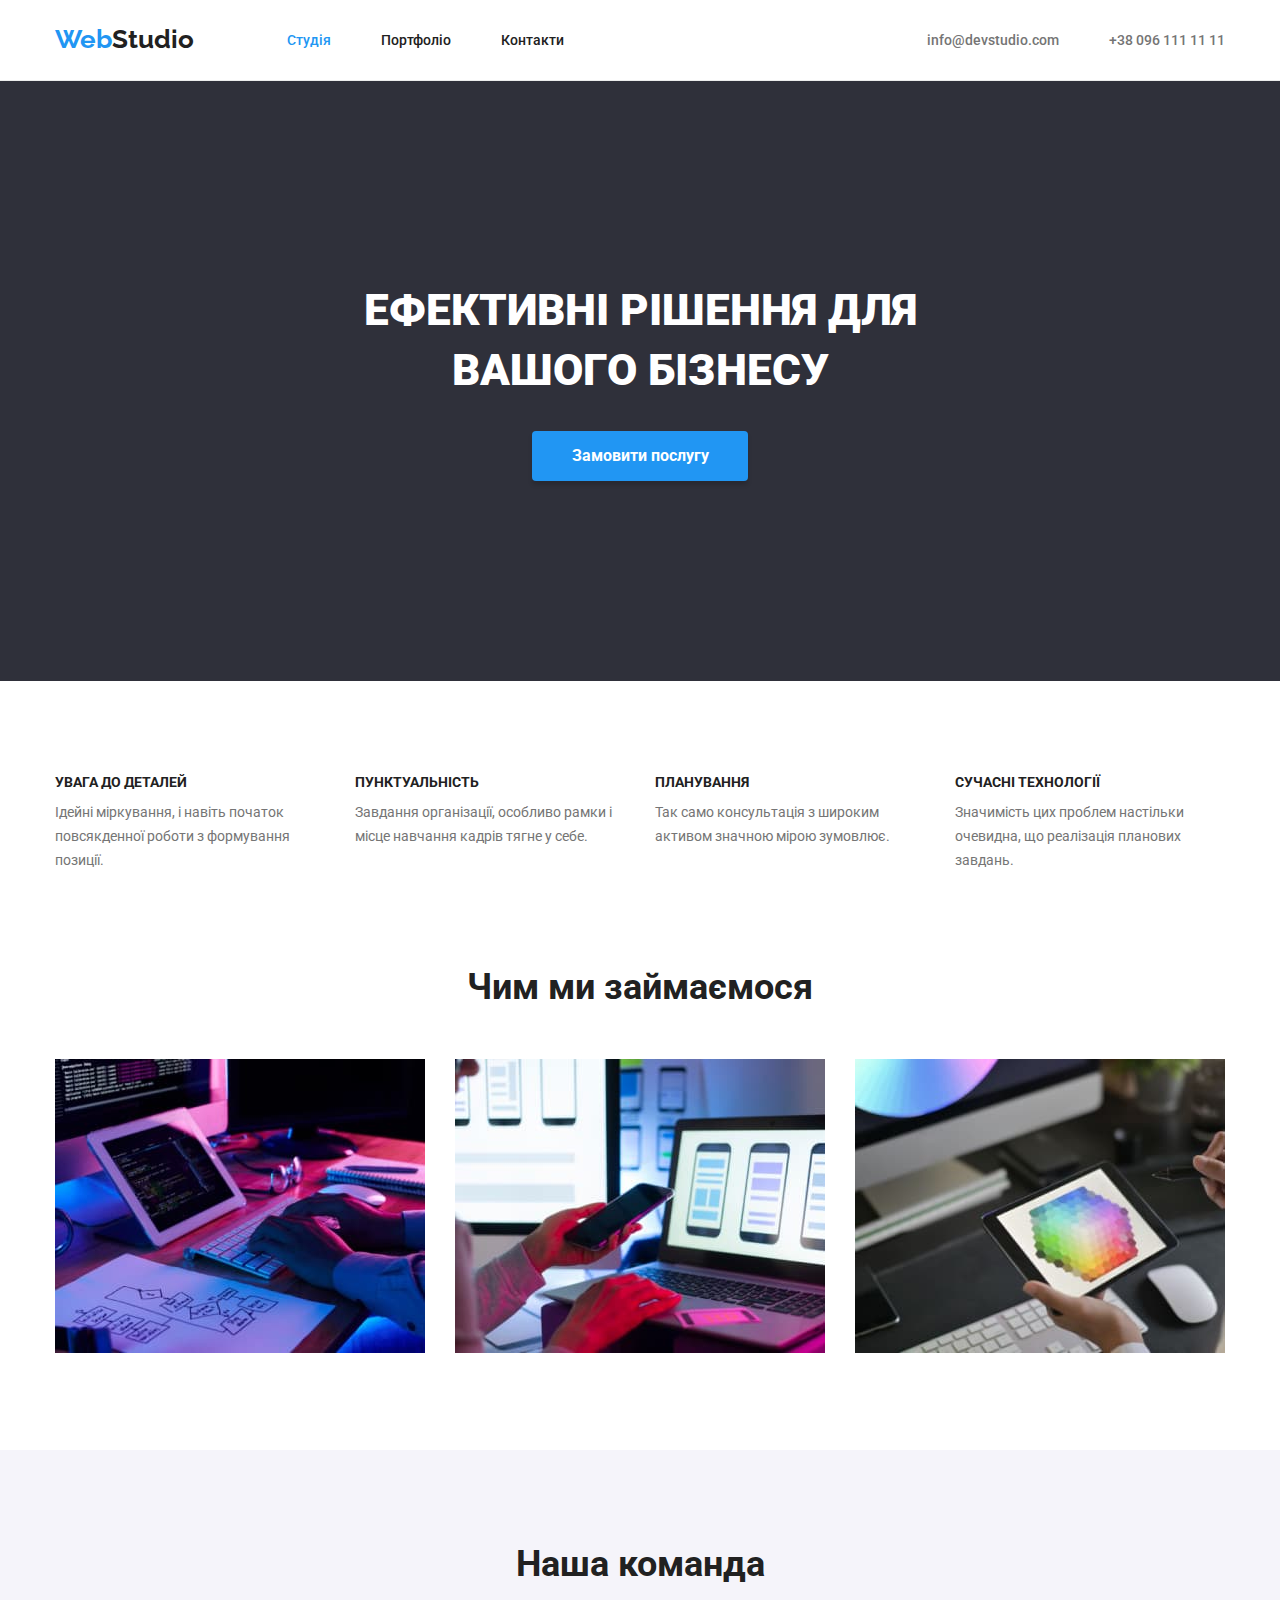
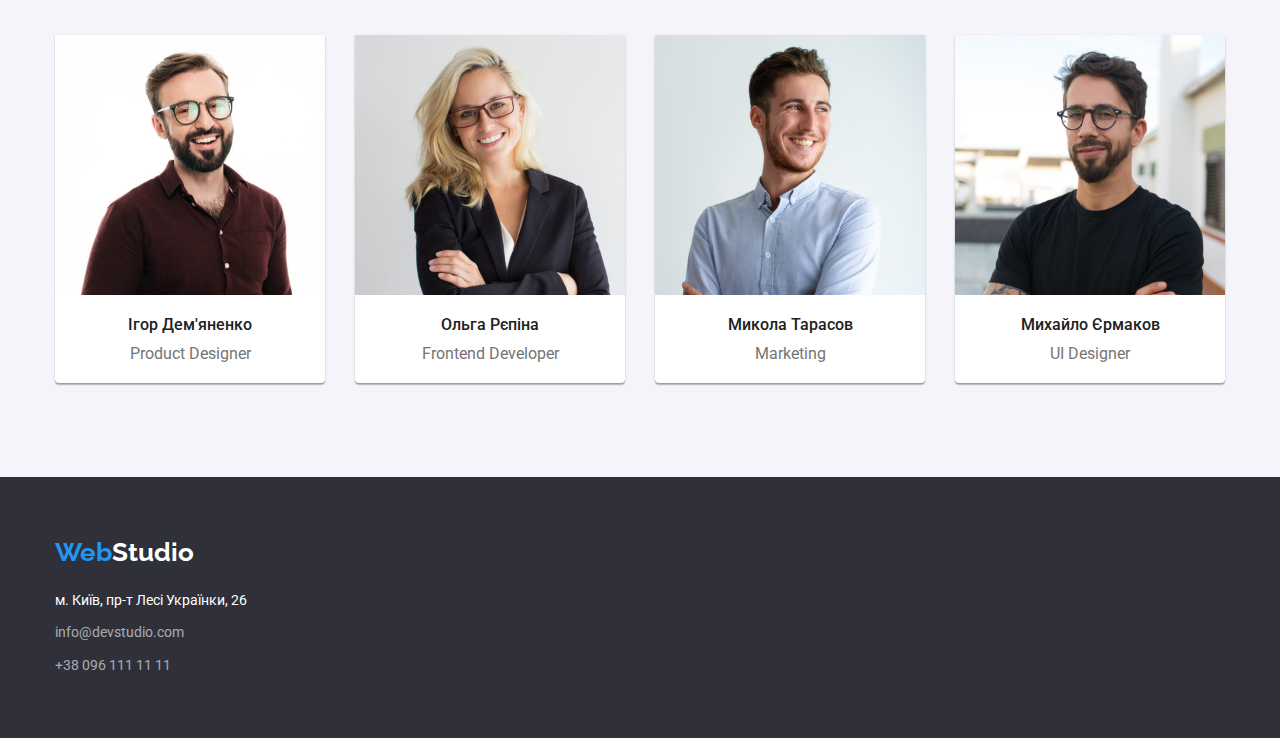
<file: index.html>
<!DOCTYPE html>
<html lang="uk">
<head>
    <meta charset="UTF-8">
    <meta http-equiv="X-UA-Compatible" content="IE=edge">
    <meta name="viewport" content="width=device-width, initial-scale=1.0">
    <link rel="stylesheet" href="./css/styles.css">
    <link rel="preconnect" href="https://fonts.googleapis.com">
    <link rel="preconnect" href="https://fonts.gstatic.com" crossorigin>
    <link href="https://fonts.googleapis.com/css2?family=Raleway:wght@700&family=Roboto:wght@400;500;700;900&display=swap" rel="stylesheet">
    <title>Студія</title>
</head>
<body>
    <header class="header">
        <div class="container header-section">
            <a class="logo-header link" href="./index.html"><span>Web</span>Studio</a>
            <nav>
                <ul class="header-nav">
                    <li class="list"><a class="navigation-akcent link" href="./index.html">Студія</a></li>
                    <li class="list"><a class="navigation link" href="./portfolio.html">Портфоліо</a></li>
                    <li class="list"><a class="navigation link" href="">Контакти</a></li>
                </ul>
            </nav>
            <ul class="header-contakts">
                <li class="list"><a class="contacts-head link" href="mailto:info@devstudio.com">info@devstudio.com</a></li>
                <li class="list"><a class="contacts-head link" href="tel:+380961111111">+38 096 111 11 11</a></li>
            </ul>
        </div>
    </header>
    <main> 
        <!-- Заголовок сторінки та сайту      -->
        <section class="hero-section">
            <div class="container">
                <h1 class="main-title">Ефективні рішення для вашого бізнесу</h1>
                <button class="btn" type="button">Замовити послугу</button>
            </div>
        </section>
        <!-- особливості-->
        <section class="feature-section">
            <div class="container">
                <h2 class="visually-hidden">Особливості</h2>
                <ul class="feature-list">
                    <li class="list">
                        <h3 class="feature-title">УВАГА ДО ДЕТАЛЕЙ</h3>
                        <p class="feature">Ідейні міркування, і навіть початок повсякденної роботи з формування позиції.</p>
                    </li>             
                    <li class="list">
                        <h3 class="feature-title">ПУНКТУАЛЬНІСТЬ</h3>
                        <p class="feature">Завдання організації, особливо рамки і місце навчання кадрів тягне у себе.</p>
                    </li>              
                    <li class="list">
                        <h3 class="feature-title">ПЛАНУВАННЯ</h3>
                        <p class="feature">Так само консультація з широким активом значною мірою зумовлює.</p>
                    </li>             
                    <li class="list">
                        <h3 class="feature-title">СУЧАСНІ ТЕХНОЛОГІЇ</h3>
                        <p class="feature">Значимість цих проблем настільки очевидна, що реалізація планових завдань.</p>
                    </li>   
                </ul>
            </div>
        </section>
        <!--чим ми займаємось-->
        <section class="cosanostra-section">
            <div class="container">
                <h2 class="example-title">Чим ми займаємося</h2>
                <ul class="cosanostra">
                    <li class="cosanostra-list list"><img src="./images/box1.jpg" alt="Робота1" width="370"></li>
                    <li class="cosanostra-list list"><img src="./images/box2.jpg" alt="Робота2" width="370"></li>
                    <li class="cosanostra-list list"><img src="./images/box3.jpg" alt="Робота3" width="370"></li>
                </ul>
            </div>
        </section>
        <!--наша команда-->
        <section class=" team-section">
            <div class="container">
                <h2 class="team-title">Наша команда</h2>
                <ul class="team">
                    <li class="team-list list">
                        <img src="./images/img1.jpg" alt="фото1" width="270">
                        <div>
                            <h3 class="team-name">Ігор Дем'яненко</h3>
                            <p class="team-position">Product Designer</p>
                        </div>
                    </li>
                    <li class="team-list list">                            
                        <img src="./images/img2.jpg" alt="фото2"  width="270">
                        <div>
                            <h3 class="team-name">Ольга Рєпіна</h3>
                            <p class="team-position">Frontend Developer</p>
                        </div>
                    </li>
                    <li class="team-list list">
                        <img src="./images/img3.jpg" alt="фото3"  width="270">
                        <div>
                            <h3 class="team-name">Микола Тарасов</h3>
                            <p class="team-position">Marketing</p>
                        </div>
                    </li>
                    <li class="team-list list">                            
                        <img src="./images/img4.jpg" alt="фото4"  width="270">
                        <div>
                            <h3 class="team-name">Михайло Єрмаков</h3>
                            <p class="team-position">UI Designer</p>
                        </div>
                    </li>
                </ul>
            </div>
        </section>
    </main>
    <footer class="footer">
        <div class="container">
            <a class="logo link" href="./index.html"><span>Web</span>Studio</a>
            <address>
                <ul class="address">
                    <li class="list"><a class="address-footer link" href="https://goo.gl/maps/J5KPri8cjXFZFo1j9" rel="noopener nofollow noreferrer">м. Київ, пр-т Лесі Українки, 26</a></li>
                    <li class="list"><a class="contacts-footer link" href="mailto:info@devstudio.com">info@devstudio.com</a></li>
                    <li class="list"><a class="contacts-footer link" href="tel:+380961111111">+38 096 111 11 11</a></li>
                </ul>
            </address>
        </div>
    </footer>
</body>
</html>
</file>
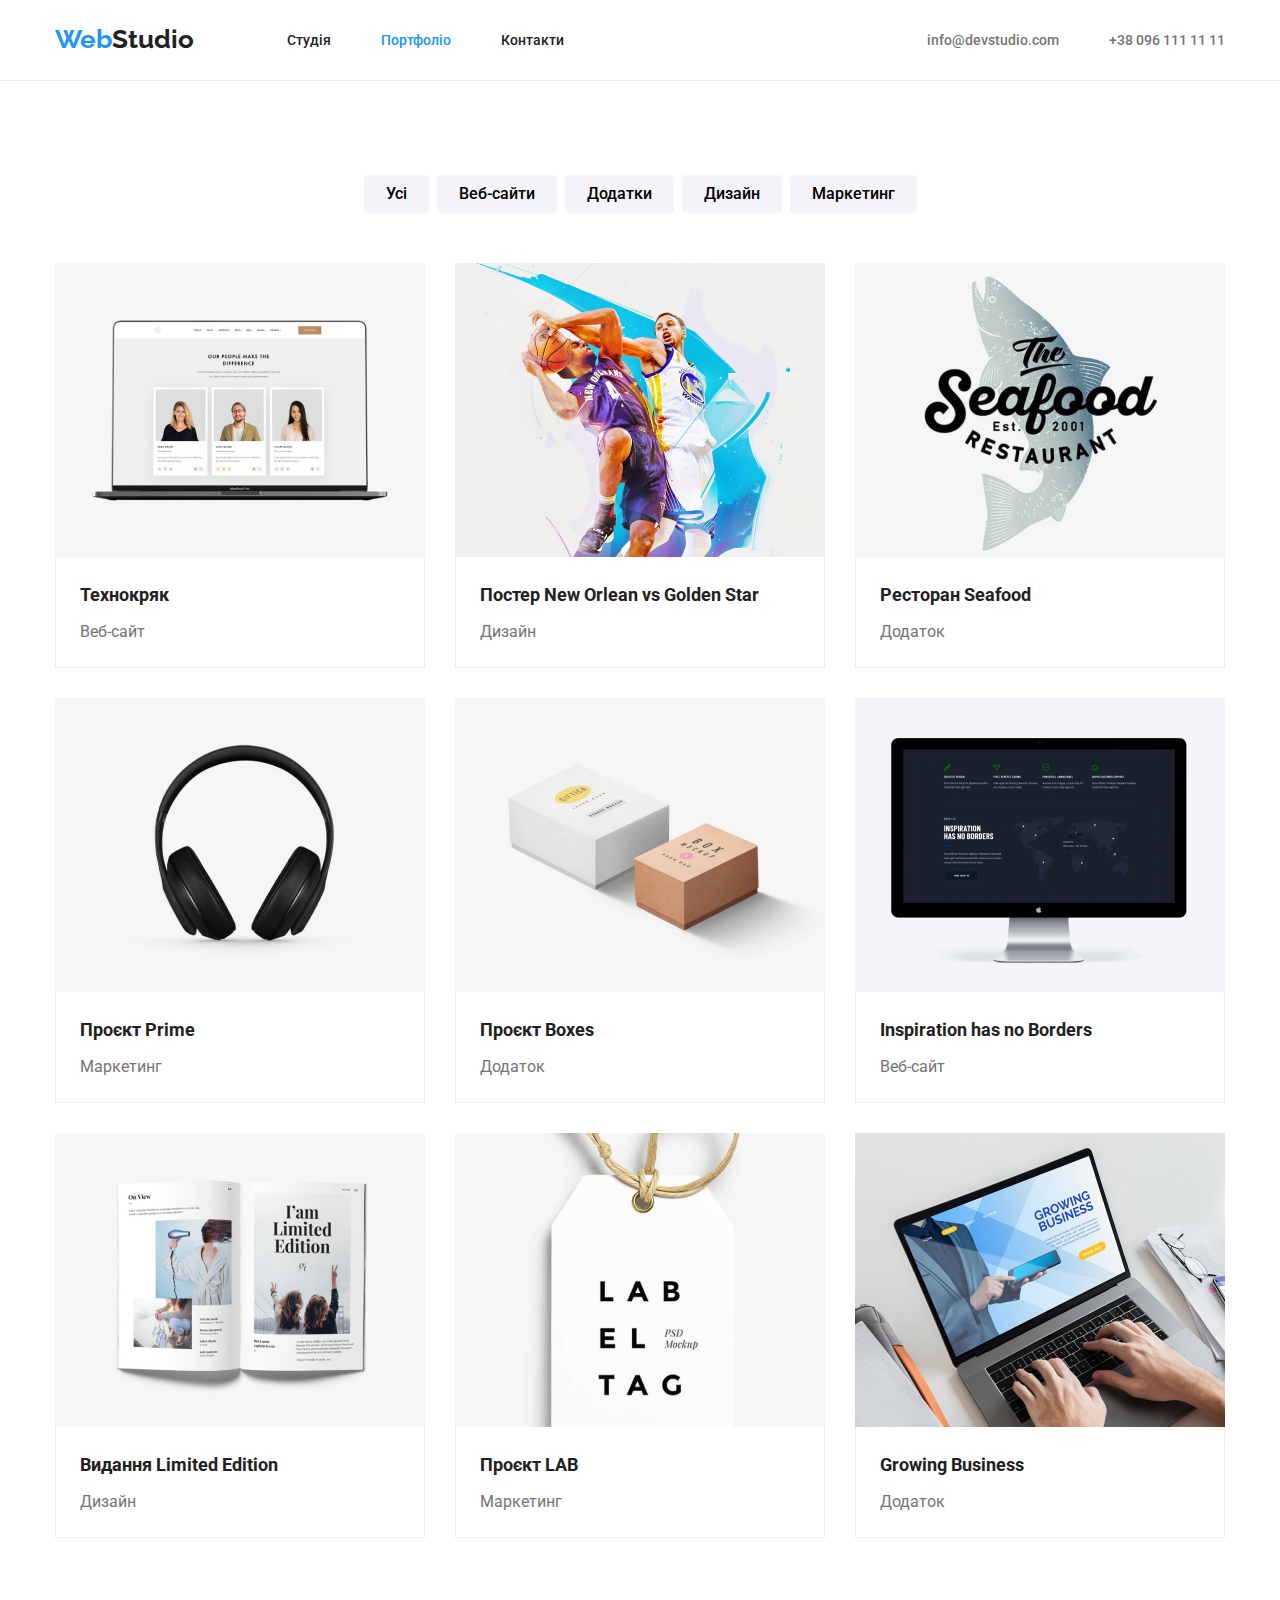
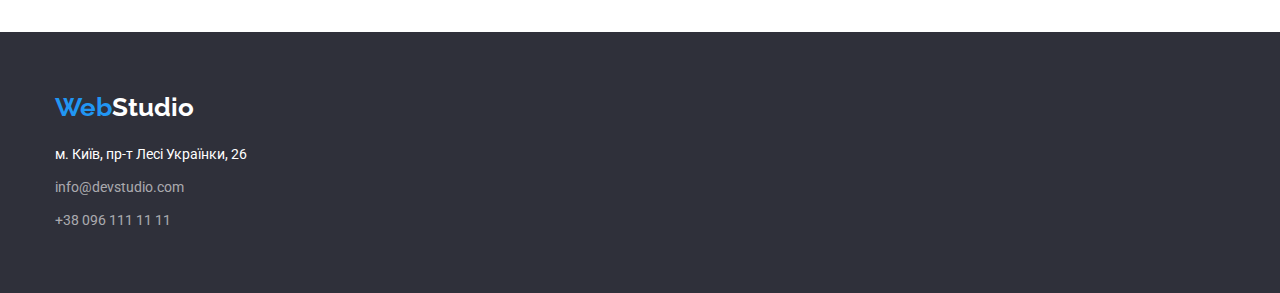
<file: portfolio.html>
<!DOCTYPE html>
<html lang="uk">
<head>
    <meta charset="UTF-8">
    <meta http-equiv="X-UA-Compatible" content="IE=edge">
    <meta name="viewport" content="width=device-width, initial-scale=1.0">
    <link rel="stylesheet" href="./css/styles.css">
    <link rel="preconnect" href="https://fonts.googleapis.com">
    <link rel="preconnect" href="https://fonts.gstatic.com" crossorigin>
    <link href="https://fonts.googleapis.com/css2?family=Raleway:wght@700&family=Roboto:wght@400;500;700;900&display=swap" rel="stylesheet">
    <title>Портфоліо</title>
</head>
<body>
    <header class="header">
        <div class="container header-section">
            <a class="logo-header link" href="./index.html"><span>Web</span>Studio</a>
            <nav>
                <ul class="header-nav">
                    <li class="list"><a class="navigation link" href="./index.html">Студія</a></li>
                    <li class="list"><a class="navigation-akcent link" href="./portfolio.html">Портфоліо</a></li>
                    <li class="list"><a class="navigation link" href="">Контакти</a></li>
                </ul>
            </nav>
            <ul class="header-contakts">
                <li class="list"><a class="contacts-head link" href="mailto:info@devstudio.com">info@devstudio.com</a></li>
                <li class="list"><a class="contacts-head link" href="tel:+380961111111">+38 096 111 11 11</a></li>
            </ul>
        </div>
    </header>
    <main>
        <section class="portpholio">
            <div class="container">
                <h1 class="visually-hidden">Портфоліо</h1>          
                <ul class="filter">
                    <li class="list"><button class="filter-item link" type="button">Усі</button></li>
                    <li class="list"><button class="filter-item link" type="button">Веб-сайти</button></li>
                    <li class="list"><button class="filter-item link" type="button">Додатки</button></li>
                    <li class="list"><button class="filter-item link" type="button">Дизайн</button></li>
                    <li class="list"><button class="filter-item link" type="button">Маркетинг</button></li>
                </ul>
                <ul class="projects">
                    <li class="project-list list">
                        <a class="link project-section" href="">
                            <img src="./images/portfolio1.jpg" alt="зображення ноутбука" width="370">
                            <div>
                                <h2 class="project-title">Технокряк</h2>
                                <p class="project-item">Веб-сайт</p>
                            </div>
                        </a>
                    </li>
                    <li class="project-list list">
                        <a class="link project-section" href="">
                            <img src="./images/portfolio2.jpg" alt="зображення баскетбольного постеру" width="370">
                            <div>
                                <h2 class="project-title">Постер New Orlean vs Golden Star</h2>
                                <p class="project-item">Дизайн</p>
                            </div>
                        </a>
                    </li>
                    <li class="project-list list">
                        <a class="link project-section" href="">
                            <img src="./images/portfolio3.jpg" alt="зображення постеру ресторану" width="370">
                            <div>
                                <h2 class="project-title">Ресторан Seafood</h2>
                                <p class="project-item">Додаток</p>
                            </div>
                        </a>
                    </li>
                    <li class="project-list list">
                        <a class="link project-section" href="">
                            <img src="./images/portfolio4.jpg" alt="зображення навушників" width="370">
                            <div>
                                <h2 class="project-title">Проєкт Prime</h2>
                                <p class="project-item">Маркетинг</p>
                            </div>
                        </a>
                    </li>
                    <li class="project-list list">
                        <a class="link project-section" href="">
                            <img src="./images/portfolio5.jpg" alt="зображення коробочок" width="370">
                            <div>
                                <h2 class="project-title">Проєкт Boxes</h2>
                                <p class="project-item">Додаток</p>
                            </div>
                        </a>
                    </li>
                    <li class="project-list list">
                        <a class="link project-section" href="">
                            <img src="./images/portfolio6.jpg" alt="зображення монітору" width="370">
                            <div>
                                <h2 class="project-title">Inspiration has no Borders</h2>
                                <p class="project-item">Веб-сайт</p>
                            </div>
                        </a>
                    </li>
                    <li class="project-list list">
                        <a class="link project-section" href="">
                            <img src="./images/portfolio7.jpg" alt="зображення розгорнутої книги" width="370">
                            <div>
                                <h2 class="project-title">Видання Limited Edition</h2>
                                <p class="project-item">Дизайн</p>
                            </div>
                        </a>
                    </li>
                    <li class="project-list list">
                        <a class="link project-section" href="">
                            <img src="./images/portfolio8.jpg" alt="зображення етикетки" width="370">
                            <div>
                                <h2 class="project-title">Проєкт LAB</h2>
                                <p class="project-item">Маркетинг</p>
                            </div>
                        </a>
                    </li>
                    <li class="project-list list">
                        <a class="link project-section" href="">
                            <img src="./images/portfolio9.jpg" alt="робота за ноутбуком на зображенні" width="370">
                            <div>
                                <h2 class="project-title">Growing Business</h2>
                                <p class="project-item">Додаток</p>
                            </div>
                        </a>
                    </li>
                </ul>
            </div>
        </section>            
    </main>
    <footer class="footer">
        <div class="container">
            <a class="logo link" href="./index.html"><span>Web</span>Studio</a>
            <address>
                <ul class="address">
                    <li class="list"><a class="address-footer link" href="https://goo.gl/maps/J5KPri8cjXFZFo1j9" rel="noopener nofollow noreferrer">м. Київ, пр-т Лесі Українки, 26</a></li>
                    <li class="list"><a class="contacts-footer link" href="mailto:info@devstudio.com">info@devstudio.com</a></li>
                    <li class="list"><a class="contacts-footer link" href="tel:+380961111111">+38 096 111 11 11</a></li>
                </ul>
            </address>
        </div>
    </footer>
</body>
</html>
</file>
<file: css/styles.css>
:root {
    --akcent-btn-color:#188CE8;
    --akcent-color:#2196F3;
    --akcent-text-color:#FFFFFF;
    --akcent-text-transperent: rgba(255, 255, 255, 0.6);
    --btn-color:#F5F4FA;
    --text-color:#212121;
    --text-color-primary:#757575;
}
html{
    box-sizing: border-box;
}
*,
*::before,
*::after{
    box-sizing: inherit;
}
h1,h2,h3,h4,h5,h6,p,ul{
    padding-left: 0;
    margin-bottom: 0;
    margin-top: 0;
}
body{
    font-family:"Roboto",sans-serif;
    font-size: 14px;
    color: var(--text-color-primary);
    margin: 0;
}
.container{
    width: 1200px;
    padding-left: 15px;
    padding-right: 15px;
    margin: 0 auto;
}
.header{
    border-bottom:1px solid #ECECEC;
}
.header-section{
    display: flex;
}    
.portpholio{
    padding-top: 94px;
    padding-bottom: 94px;
}
.hero-section{
    background-color: rgba(47, 48, 58, 1);
    padding-top: 200px;
    padding-bottom: 200px;
    text-align: center;
}
.feature-section{
    padding-top: 94px;
    padding-bottom: 94px;
}
.cosanostra-section{
    text-align: center;
    padding-bottom: 94px;
}
.cosanostra{
    display: inline-flex;
}
.cosanostra-list:not(:last-child){
    margin-right: 30px;
}
.cosanostra-list>img{
    display: block;
}
.team-list{
    background: #FFFFFF;
    box-shadow: 0px 1px 3px rgba(0, 0, 0, 0.12), 0px 1px 1px rgba(0, 0, 0, 0.14), 0px 2px 1px rgba(0, 0, 0, 0.2);
    border-radius: 0px 0px 4px 4px;
}
.team-list:not(:last-child){
    margin-right: 30px;
}
.team-list>div{
    padding: 20px 24px;
}
.team-list>img{
    display: block;
}
.team-section{
    background: var(--btn-color);
    text-align: center;
    padding-top: 94px;
    padding-bottom: 94px;
}
.team{
    display: inline-flex;
}
.footer{
    background-color:#2F303A;
    padding: 60px 0;
}
.list{
    list-style: none;
}
.link{
    text-decoration: none;
}
.filter-item{
    font-family:inherit;
    font-weight: 500;
    font-size: 16px;
    line-height: 1.6;
    cursor: pointer;
    background-color: var(--btn-color);
    border: 0 none transparent;
    border-radius: 4px;
    padding: 6px 22px;
}
.navigation{
    color:var(--text-color);
    font-weight: 500;
    line-height: 1.17;
    padding-top: 32px;
    padding-bottom: 32px;
    display: block;
}
.navigation-akcent{
    color: var(--akcent-color);
    font-weight: 500;
    line-height: 1.17;
    padding-top: 32px;
    padding-bottom: 32px;
    display: block;
}
.navigation:hover, .navigation:focus{
    color: var(--akcent-color);
}
.contacts-head{
    font-weight: 500;
    line-height: 1.17;
    color: var(--text-color-primary);
}
.address-footer:hover, .address-footer:focus,.contacts-head:hover, .contacts-head:focus, .contacts-footer:hover, .contacts-footer:focus{
    color: var(--akcent-color);
}
.address-footer{
    color: var(--akcent-text-color);
    font-family:"Roboto",sans-serif;
    font-style: normal;
    line-height: 1.71;
}
.contacts-footer{
    color:var(--akcent-text-transperent);
    font-family:"Roboto",sans-serif;
    font-style: normal;
    line-height: 1.71;
}
.logo-header{
    font-family:"Raleway";
    font-weight: 700;
    font-size: 26px;
    line-height: 1.2;
    color:var(--text-color);
    margin-right:93px;
    padding-top: 24px;
    padding-bottom: 25px;
}
.logo-header>span{
    color: var(--akcent-color);
}
.logo{
    font-family:"Raleway";
    font-weight: 700;
    font-size: 26px;
    line-height: 1.2;
    color: var(--akcent-text-color);
    display: block;
    margin-bottom: 20px;
}
.logo>span{
    color: var(--akcent-color);
}
.feature{
    margin-top: 10px;
    width: 270px;
    font-size: 14px;
    font-weight: 400;
    line-height: 1.71;
}
.feature-title{
    font-size: 14px;
    line-height: 1.14;  
    text-transform: uppercase;
    color: var(--text-color);  
}
.example-title{
    font-size: 36px;
    line-height: 1.16;
    color: var(--text-color);
    margin-bottom: 50px;
}
.team-title{
    font-size: 36px;
    line-height: 1.16;
    color: var(--text-color);
    margin-bottom: 50px;
}
.team-name{
    font-size: 16px;
    font-weight: 500;
    line-height: 1.19;
    color: var(--text-color);
    margin-bottom: 10px;
}
.team-position{
    font-size: 16px;
    line-height: 1.19;
    color: var(--text-color-primary);
}
.btn{
    margin-top: 30px;
    font-family: inherit;
    font-weight: 700;
    font-size: 16px;
    line-height: 1.87;
    color: var(--akcent-text-color);
    background-color: var(--akcent-color);
    cursor: pointer;
    border-radius: 4px;
    box-shadow: 0px 4px 4px rgba(0, 0, 0, 0.15);
    height: 50px;
    min-width: 216px;
    text-align: center;
    border: none;
    display: inline-flex;
    justify-content: center;
    align-items: center;
}
.filter-item:hover,.filter-item:focus{
    background-color: var(--akcent-color);
    color: var(--akcent-text-color);
    box-shadow: 0px 4px 4px rgba(0, 0, 0, 0.15);
}
.btn:hover,.btn:focus{
    background-color:var(--akcent-btn-color) ;
}
.project-section{
    color: inherit;
}
.project-section>div{
    padding: 20px 24px;
    border-left: 1px solid #EEEEEE;
    border-right: 1px solid #EEEEEE;
    border-bottom: 1px solid #EEEEEE;
}
.project-section>img{
    display: block;
}
.project-title{
    font-size: 18px;
    line-height: 2;
    color: var(--text-color);
    margin-bottom:4px;
}
.project-item{
    color: var(--text-color2);
    font-size: 16px;
    line-height: 1.87;
}
.visually-hidden{
    position: absolute;
    white-space: nowrap;
    width: 1px;
    height: 1px;
    overflow: hidden;
    border: 0;
    padding: 0;
    clip: rect(0 0 0 0);
    clip-path: inset(50%);
    margin: -1px;
}
.main-title{
    font-family:"Roboto",sans-serif;
    font-weight: 900;
    font-size: 44px;
    line-height: 1.36;
    color: var(--akcent-text-color);
    text-transform: uppercase;
    width: 696px;
    margin: 0 auto;
}
.header-nav{
    display: flex;
}
.header-nav .list:not(:first-child){
    margin-left: 50px;
}
.header-contakts{
    display: flex;
    padding-top: 32px;
    padding-bottom: 32px;
    margin-left: auto;
}
.header-contakts .list:not(:first-child){
    margin-left: 50px;
}
.feature-list{
    display: flex;
    align-items: flex-start;
}
.feature-list>li:not(:first-child){
    margin-left: 30px;
}   
.filter{
    display: flex;
    justify-content: center;    
}
.filter>li:not(:first-child){
    margin-left: 8px;
}
.projects{
    margin-top: 50px;
    box-sizing: content-box;
    display: flex;
    flex-wrap: wrap;
    gap: 30px;
}
.project-list{
    flex-basis: calc((100% - 60px) / 3);
}
.address>li:not(:first-child){
    margin-top: 9px;
}
</file>
